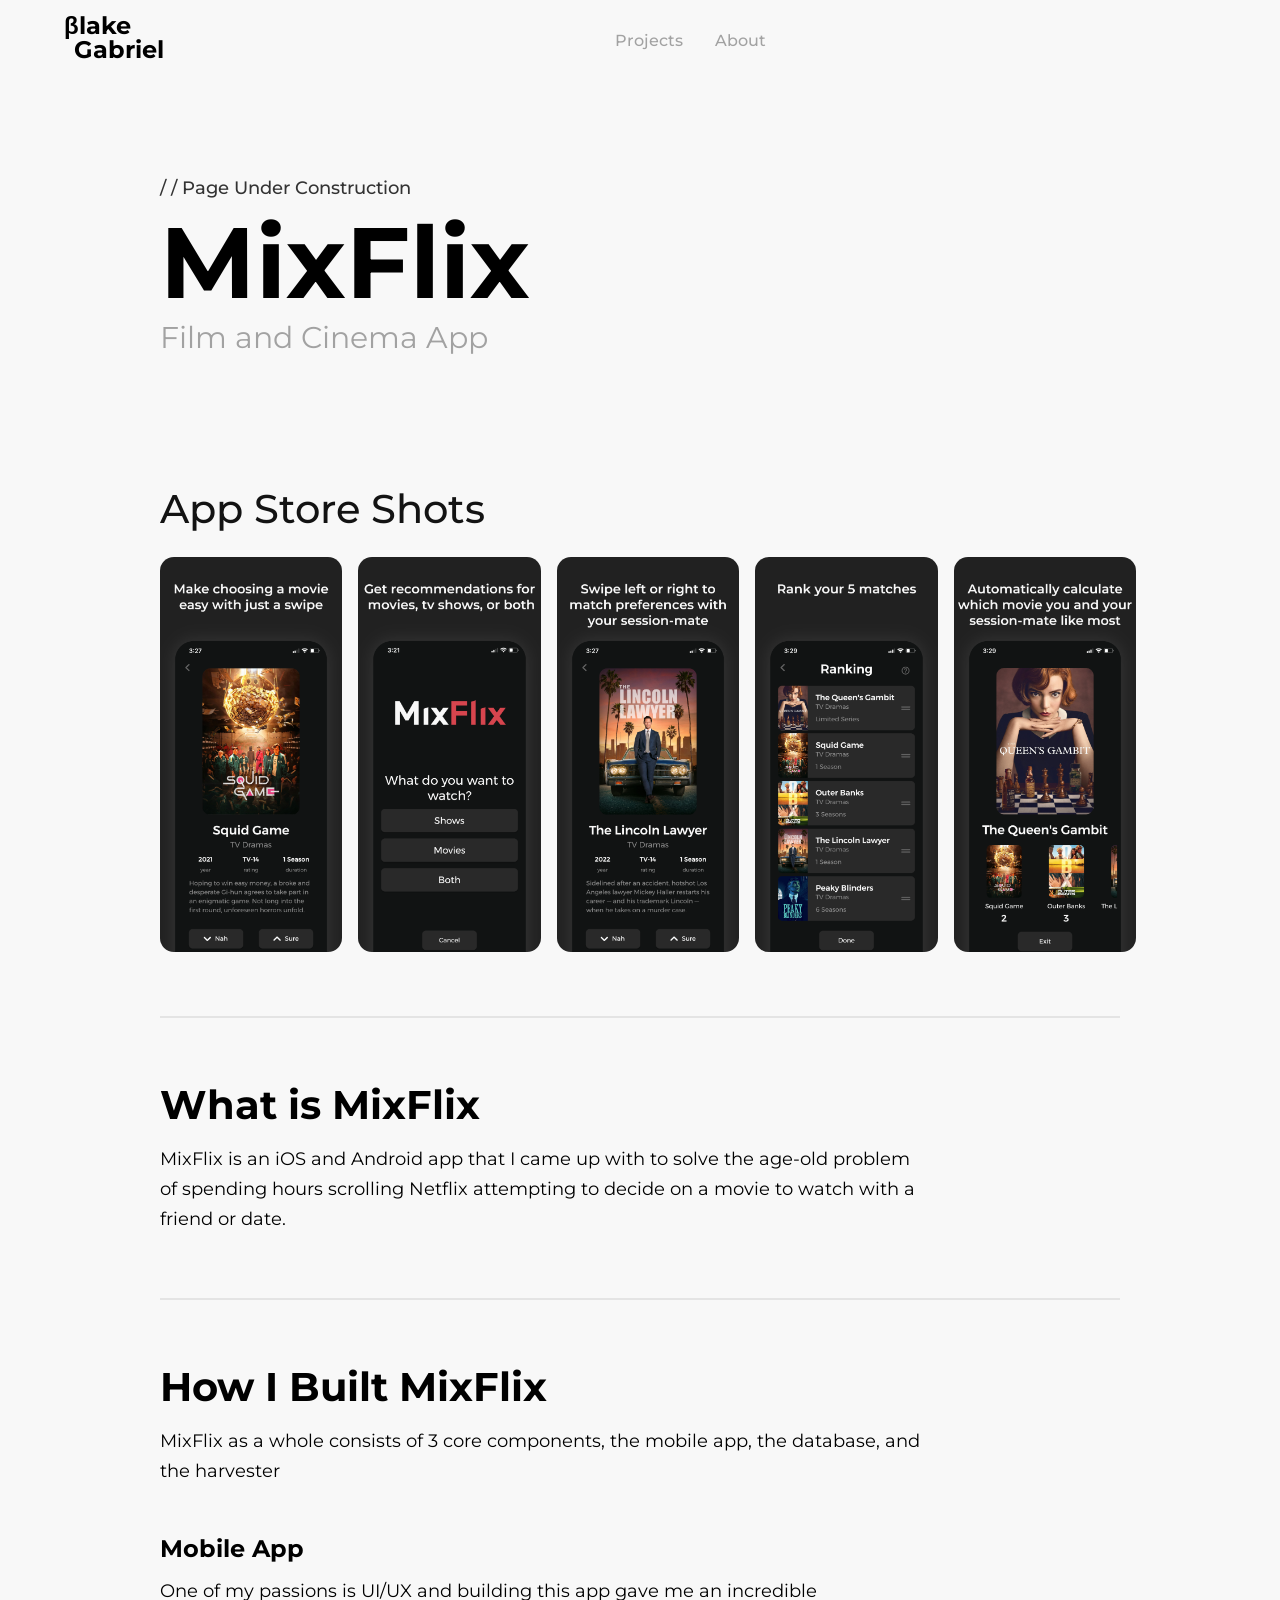
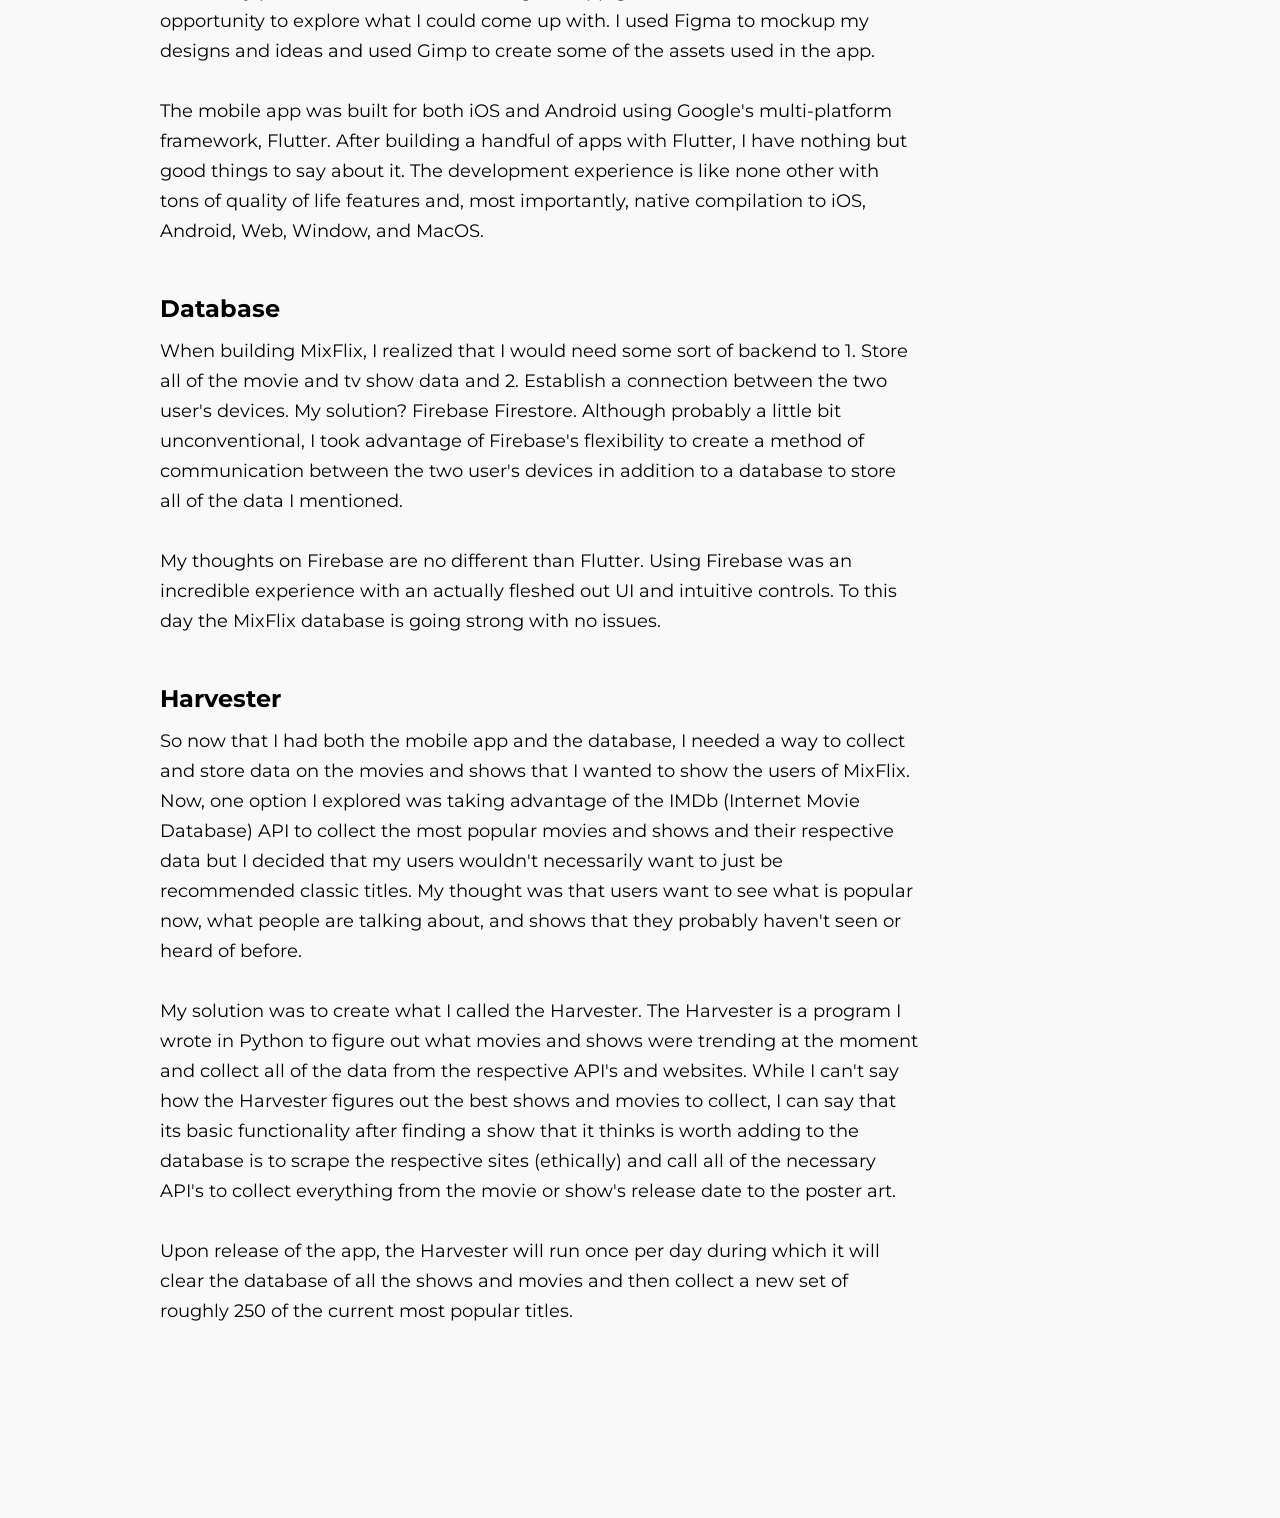
<file: mixflix.html>
<!DOCTYPE html>
<html lang="en">
<head>
  <meta charset="utf-8">
  <meta name="viewport" content="width=device-width, initial-scale=1">
  <title>Blake Gabriel — MixFlix</title>
  <script async src="https://www.googletagmanager.com/gtag/js?id=G-1Q9PRPLJ74"></script>
  <script>
    window.dataLayer = window.dataLayer || [];
    function gtag(){dataLayer.push(arguments);}
    gtag('js', new Date());
    gtag('config', 'G-1Q9PRPLJ74');
  </script>
  <link rel="icon" type="image/png" href="images/beta-logo-32px.png">
  <link rel="preconnect" href="https://fonts.googleapis.com">
  <link rel="preconnect" href="https://fonts.gstatic.com" crossorigin>
  <link href="https://fonts.googleapis.com/css2?family=Montserrat:wght@400;500;700&display=swap" rel="stylesheet">
  <link href="styles.css" rel="stylesheet">
  <link href="mixflix.css" rel="stylesheet">
</head>
<body class="body">

  <nav class="navbar">
    <div class="padding">
      <div class="div-block">
        <div class="brand">
          <div class="text-block-3">βlake</div>
          <div class="text-block-3 g">Gabriel</div>
        </div>
        <div class="div-block-18">
          <div class="nav-menu">
            <a href="index.html" class="nav-link">Projects</a>
            <a href="about.html" class="nav-link">About</a>
          </div>
        </div>
      </div>
    </div>
  </nav>

  <!-- Hero -->
  <div class="mf-hero">
    <div class="text-block coming-soon">/ / Page Under Construction</div>
    <div class="mf-heading">MixFlix</div>
    <div class="mf-subheading">Film and Cinema App</div>
  </div>

  <!-- App Store Shots -->
  <div class="mf-section">
    <div class="mf-section-label">App Store Shots</div>
    <div class="mf-screenshots">
      <img src="images/App-Store-Screenshot-v2-1.png" alt="App Store Screenshot 1" class="store-shot">
      <img src="images/App-Store-Screenshot-v2-2.png" alt="App Store Screenshot 2" class="store-shot">
      <img src="images/App-Store-Screenshot-v2-3.png" alt="App Store Screenshot 3" class="store-shot">
      <img src="images/App-Store-Screenshot-v2-4.png" alt="App Store Screenshot 4" class="store-shot">
      <img src="images/App-Store-Screenshot-v2-5.png" alt="App Store Screenshot 5" class="store-shot">
    </div>
  </div>

  <div class="mf-divider"></div>

  <!-- What is MixFlix -->
  <div class="mf-section">
    <div class="mf-heading-2">What is MixFlix</div>
    <div class="mf-body">
      MixFlix is an iOS and Android app that I came up with to solve the age-old problem of spending hours scrolling Netflix attempting to decide on a movie to watch with a friend or date.
    </div>
  </div>

  <div class="mf-divider"></div>

  <!-- How I Built MixFlix -->
  <div class="mf-section">
    <div class="mf-heading-2">How I Built MixFlix</div>
    <div class="mf-body">
      MixFlix as a whole consists of 3 core components, the mobile app, the database, and the harvester
    </div>

    <div class="mf-subsection">
      <div class="mf-subheading-2">Mobile App</div>
      <div class="mf-body">
        One of my passions is UI/UX and building this app gave me an incredible opportunity to explore what I could come up with. I used Figma to mockup my designs and ideas and used Gimp to create some of the assets used in the app.
        <br><br>
        The mobile app was built for both iOS and Android using Google's multi-platform framework, Flutter. After building a handful of apps with Flutter, I have nothing but good things to say about it. The development experience is like none other with tons of quality of life features and, most importantly, native compilation to iOS, Android, Web, Window, and MacOS.
      </div>
    </div>

    <div class="mf-subsection">
      <div class="mf-subheading-2">Database</div>
      <div class="mf-body">
        When building MixFlix, I realized that I would need some sort of backend to 1. Store all of the movie and tv show data and 2. Establish a connection between the two user's devices. My solution? Firebase Firestore. Although probably a little bit unconventional, I took advantage of Firebase's flexibility to create a method of communication between the two user's devices in addition to a database to store all of the data I mentioned.
        <br><br>
        My thoughts on Firebase are no different than Flutter. Using Firebase was an incredible experience with an actually fleshed out UI and intuitive controls. To this day the MixFlix database is going strong with no issues.
      </div>
    </div>

    <div class="mf-subsection">
      <div class="mf-subheading-2">Harvester</div>
      <div class="mf-body">
        So now that I had both the mobile app and the database, I needed a way to collect and store data on the movies and shows that I wanted to show the users of MixFlix. Now, one option I explored was taking advantage of the IMDb (Internet Movie Database) API to collect the most popular movies and shows and their respective data but I decided that my users wouldn't necessarily want to just be recommended classic titles. My thought was that users want to see what is popular now, what people are talking about, and shows that they probably haven't seen or heard of before.
        <br><br>
        My solution was to create what I called the Harvester. The Harvester is a program I wrote in Python to figure out what movies and shows were trending at the moment and collect all of the data from the respective API's and websites. While I can't say how the Harvester figures out the best shows and movies to collect, I can say that its basic functionality after finding a show that it thinks is worth adding to the database is to scrape the respective sites (ethically) and call all of the necessary API's to collect everything from the movie or show's release date to the poster art.
        <br><br>
        Upon release of the app, the Harvester will run once per day during which it will clear the database of all the shows and movies and then collect a new set of roughly 250 of the current most popular titles.
      </div>
    </div>
  </div>

  <div class="mf-spacer"></div>

  <!-- Mobile cover -->
  <div class="mobile-cover">
    <div class="text-block-2">Mobile view under construction :(</div>
  </div>

</body>
</html>
</file>
<file: styles.css>
:root {
  --defaultgray: #333;
  --lightgray: #a2a2a2;
  --offwhite: #f8f8f8;
  --textblack: #131313;
  --offblack: #161616;
  --white: white;
  --black: black;
}

* {
  box-sizing: border-box;
  margin: 0;
  padding: 0;
}


.body {
  background-color: #f8f8f8;
}

/* ── Navbar ── */
.navbar {
  z-index: 1;
  background-color: transparent;
  display: flex;
  flex-direction: row;
  justify-content: center;
  align-items: center;
}

.padding {
  width: 100%;
  padding: 1rem 4rem;
}

.div-block {
  flex: 1;
  display: flex;
  align-items: center;
}

.brand {
  flex: 0 auto;
  display: flex;
  flex-direction: column;
  justify-content: center;
}

.text-block-3 {
  font-family: Montserrat, sans-serif;
  font-size: 24px;
  font-weight: 700;
  line-height: 20px;
}

.text-block-3.g {
  padding-left: 10px;
  line-height: 28px;
}

.div-block-18 {
  flex: 1;
  display: flex;
  justify-content: center;
  align-items: center;
}

.nav-menu {
  display: flex;
  flex: 0 auto;
  justify-content: center;
  align-items: center;
}

.nav-link {
  color: #a2a2a2;
  font-family: Montserrat, sans-serif;
  font-size: 16px;
  font-weight: 500;
  text-decoration: none;
  padding: 0 1rem;
  transition: color 0.3s;
}

.nav-link:hover,
.nav-link.current {
  color: #333;
}

/* ── Splash / Hero ── */
.splash {
  display: flex;
  flex-direction: column;
  justify-content: space-between;
  height: 100vh;
}

.heading {
  text-align: left;
  padding-bottom: 4rem;
  padding-left: 10rem;
  padding-right: 10rem;
  font-family: Montserrat, sans-serif;
  font-size: 70px;
  font-weight: 700;
  line-height: 70px;
}

.text-span {
  text-align: center;
  width: 100%;
  display: inline-block;
}

.div-block-not-3 {
  display: flex;
  justify-content: flex-end;
  align-items: flex-start;
  padding-bottom: 2rem;
}

.div-block-36,
.div-block-37 {
  width: 25%;
}

/* ── Buttons / Links ── */
.link-block {
  color: #333;
  text-decoration: none;
  display: flex;
  flex-direction: column;
}

.link-block-2 {
  color: var(--defaultgray);
  text-decoration: none;
}

.text-block {
  margin: 0;
  font-family: Montserrat, sans-serif;
  font-size: 18px;
  font-weight: 500;
  line-height: 24px;
  transition: color 0.3s;
}

.text-block:hover {
  color: #a2a2a2;
}

.text-block.coming-soon {
  color: var(--defaultgray);
}

.text-block.grayed-out-2 {
  color: var(--lightgray);
  font-size: 16px;
  font-weight: 400;
  line-height: 22px;
}

.div-block-7 {
  text-align: left;
  display: flex;
  align-items: center;
}

.view {
  color: #333;
  text-decoration: none;
}

.coming-soon {
  text-align: left;
  display: flex;
  align-items: center;
}

/* ── Lottie containers ── */
.lottie-animation {
  width: 2rem;
  height: 2rem;
}

.lottie-animation.main-button {
  margin-bottom: 8px;
  margin-left: -3px;
}

.lottie-animation-2 {
  width: 2rem;
  height: 2rem;
  margin-left: 8px;
}

.lottie-animation-2.main-button {
  margin-bottom: 8px;
  margin-left: -3px;
}

.lottie-animation-3 {
  width: 2rem;
  height: 2rem;
  margin-bottom: 8px;
  margin-left: -3px;
}

/* ── Project sections ── */
.content-1 {
  display: flex;
  justify-content: space-between;
  align-items: stretch;
  height: 100vh;
  padding-top: 0;
  padding-left: 10vw;
  padding-right: 10vw;
  position: relative;
  overflow: hidden;
}


.content-2 {
  /* alternating layout — image on left */
}

.div-block-6 {
  flex: 1;
  display: flex;
  flex-direction: column;
  justify-content: center;
  padding-right: 6vw;
  will-change: transform;
}

.div-block-6.text-2 {
  padding-left: 6vw;
  padding-right: 0;
}

.div-block-8 {
  width: 50%;
  max-width: 50vw;
  max-height: 100vh;
}

.item-heading {
  text-indent: -5px;
  font-family: Montserrat, sans-serif;
  font-size: 60px;
  font-weight: 500;
  line-height: 60px;
}

.item-subheading {
  color: #a2a2a2;
  font-family: Montserrat, sans-serif;
  font-size: 18px;
  line-height: 24px;
  display: block;
}

.item-body {
  padding-top: 30px;
  padding-bottom: 30px;
  font-family: Montserrat, sans-serif;
  font-size: 18px;
  font-weight: 400;
  line-height: 28px;
}

/* ── Project images ── */
.mixflix-1 {
  aspect-ratio: auto;
  max-width: 50%;
  max-height: 70%;
  position: relative;
  top: 15%;
  left: 1%;
}

.mixflix-1.pos2 {
  top: 10%;
  left: 10%;
}

.image-6 {
  max-width: 124%;
  position: relative;
  top: 22%;
  left: -16%;
}

.image-7 {
  max-width: 124%;
  position: relative;
  top: 21%;
  left: -12%;
}

/* ── Footer ── */
.footer {
  display: flex;
  justify-content: space-between;
  align-items: center;
  height: auto;
}

.div-block-25 {
  flex: 1;
  display: flex;
  flex-direction: column;
  justify-content: center;
  margin-bottom: 2%;
}

.div-block-26 {
  display: flex;
  justify-content: space-between;
  align-items: flex-end;
  height: 250px;
  padding: 0 10vw 5%;
}

.div-block-27 {
  flex: 0 auto;
  display: flex;
  justify-content: space-between;
  align-items: flex-start;
  width: 50%;
}

.div-block-30 {
  display: flex;
  align-items: flex-start;
  width: 50%;
}

.div-block-33 {
  display: flex;
  flex-direction: row;
  flex: 0 auto;
  justify-content: flex-start;
  align-items: flex-start;
  width: 50%;
}

.div-block-34 {
  display: flex;
  flex-direction: column;
}

.div-block-35 {
  display: flex;
  flex-direction: column;
  justify-content: flex-start;
  align-items: stretch;
}

.div-block-24 {
  display: flex;
  justify-content: space-between;
  padding-left: 10vw;
  padding-right: 10vw;
}

.footer-text {
  text-align: left;
  flex: 0 auto;
  width: 50%;
  font-family: Montserrat, sans-serif;
  font-size: 4rem;
  font-weight: 500;
  line-height: 4rem;
}

.footer-link {
  color: var(--defaultgray);
  text-decoration: none;
}

/* ── Mobile cover ── */
.mobile-cover {
  display: none;
}

/* ── Tablet (max 1024px) ── */
@media (max-width: 1024px) {
  .padding {
    padding: 1rem 2rem;
  }

  .heading {
    font-size: 52px;
    line-height: 56px;
    padding-left: 4rem;
    padding-right: 4rem;
  }

  .item-heading {
    font-size: 46px;
    line-height: 48px;
  }

  .content-1 {
    padding-left: 5vw;
    padding-right: 5vw;
  }

  .footer-text {
    font-size: 3rem;
    line-height: 3.2rem;
  }
}

/* ── Mobile (max 768px) ── */
@media (max-width: 768px) {
  /* Navbar */
  .padding {
    padding: 1rem 1.5rem;
  }

  /* Hero */
  .splash {
    height: auto;
    min-height: 100vh;
  }

  .heading {
    font-size: 34px;
    line-height: 40px;
    padding-left: 1.5rem;
    padding-right: 1.5rem;
    padding-top: 2rem;
    padding-bottom: 2rem;
  }

  .text-span {
    text-align: left;
    margin-bottom: 24px;
  }

  .div-block-not-3 {
    justify-content: flex-end;
    padding-bottom: 2.5rem;
    gap: 0;
  }

  .div-block-36,
  .div-block-37 {
    width: 35%;
  }

  /* Project sections */
  .content-1 {
    flex-direction: column;
    height: auto;
    min-height: 0;
    padding: 3rem 1.5rem;
    overflow: visible;
  }

  /* content-2 sections (image first in DOM) — reverse so text shows on top */
  .content-1.content-2 {
    flex-direction: column-reverse;
  }

  .div-block-6 {
    padding-right: 0;
    padding-bottom: 2rem;
  }

  .div-block-6.text-2 {
    padding-left: 0;
    padding-bottom: 2rem;
  }

  .div-block-8 {
    width: 100%;
    max-width: 100%;
    max-height: none;
    display: flex;
    justify-content: center;
    padding-bottom: 1rem;
  }

  .item-heading {
    font-size: 40px;
    line-height: 42px;
  }

  .item-body {
    font-size: 16px;
    line-height: 26px;
    padding-top: 20px;
    padding-bottom: 20px;
  }

  /* Reset image offsets */
  .mixflix-1 {
    position: static;
    max-width: 70%;
    max-height: none;
  }

  .mixflix-1.pos2 {
    display: none;
  }

  .image-6,
  .image-7 {
    position: static;
    max-width: 90%;
  }

  /* Footer */
  .div-block-26 {
    flex-direction: column;
    height: auto;
    align-items: flex-start;
    gap: 2rem;
    padding: 2.5rem 1.5rem;
  }

  .div-block-27 {
    width: 100%;
    flex-direction: row;
    gap: 0;
  }

  .div-block-33,
  .div-block-30 {
    width: 100%;
  }

  .div-block-24 {
    flex-direction: column;
    padding: 1rem 1.5rem 2.5rem;
    gap: 0.25rem;
  }

  .footer-text {
    font-size: 2rem;
    line-height: 2.4rem;
    width: 100%;
  }
}
</file>
<file: mixflix.css>
.mf-hero {
  padding: 6rem 10rem 4rem;
}

.mf-heading {
  font-family: Montserrat, sans-serif;
  font-size: 100px;
  font-weight: 700;
  line-height: 100px;
  margin-top: 12px;
}

.mf-subheading {
  font-family: Montserrat, sans-serif;
  font-size: 30px;
  font-weight: 400;
  color: var(--lightgray);
  line-height: 36px;
  margin-top: 8px;
}

.mf-section {
  padding: 4rem 10rem;
}

.mf-section-label {
  font-family: Montserrat, sans-serif;
  font-size: 40px;
  font-weight: 500;
  letter-spacing: normal;
  text-transform: none;
  color: var(--textblack);
  margin-bottom: 24px;
}

.mf-screenshots {
  display: flex;
  justify-content: space-between;
  align-items: center;
  gap: 1rem;
}

.store-shot {
  flex: 1;
  max-width: 19%;
  border-radius: 14px;
  object-fit: fill;
}

.mf-divider {
  background-color: #e4e4e4;
  height: 2px;
  margin: 0 10rem;
}

.mf-heading-2 {
  font-family: Montserrat, sans-serif;
  font-size: 40px;
  font-weight: 700;
  line-height: 46px;
  margin-bottom: 16px;
}

.mf-body {
  font-family: Montserrat, sans-serif;
  font-size: 18px;
  font-weight: 400;
  line-height: 30px;
  max-width: 760px;
}

.mf-subsection {
  margin-top: 3rem;
}

.mf-subheading-2 {
  font-family: Montserrat, sans-serif;
  font-size: 24px;
  font-weight: 700;
  line-height: 30px;
  margin-bottom: 12px;
}

.mf-spacer {
  height: 8rem;
}

/* ── Tablet ── */
@media (max-width: 1024px) {
  .mf-hero {
    padding: 4rem 4rem 3rem;
  }

  .mf-heading {
    font-size: 72px;
    line-height: 74px;
  }

  .mf-section {
    padding: 3rem 4rem;
  }

  .mf-divider {
    margin: 0 4rem;
  }
}

/* ── Mobile ── */
@media (max-width: 768px) {
  .mf-hero {
    padding: 2rem 1.5rem 2rem;
  }

  .mf-heading {
    font-size: 48px;
    line-height: 52px;
  }

  .mf-subheading {
    font-size: 20px;
    line-height: 28px;
  }

  .mf-section {
    padding: 2rem 1.5rem;
  }

  .mf-section-label {
    font-size: 28px;
  }

  /* Screenshots scroll horizontally on mobile */
  .mf-screenshots {
    overflow-x: auto;
    flex-wrap: nowrap;
    justify-content: flex-start;
    padding-bottom: 1rem;
    gap: 0.75rem;
  }

  .store-shot {
    flex: 0 0 auto;
    max-width: none;
    height: 320px;
    width: auto;
  }

  .mf-divider {
    margin: 0 1.5rem;
  }

  .mf-heading-2 {
    font-size: 28px;
    line-height: 34px;
  }

  .mf-body {
    font-size: 16px;
    line-height: 26px;
    max-width: 100%;
  }

  .mf-subheading-2 {
    font-size: 20px;
  }

  .mf-spacer {
    height: 4rem;
  }
}
</file>
